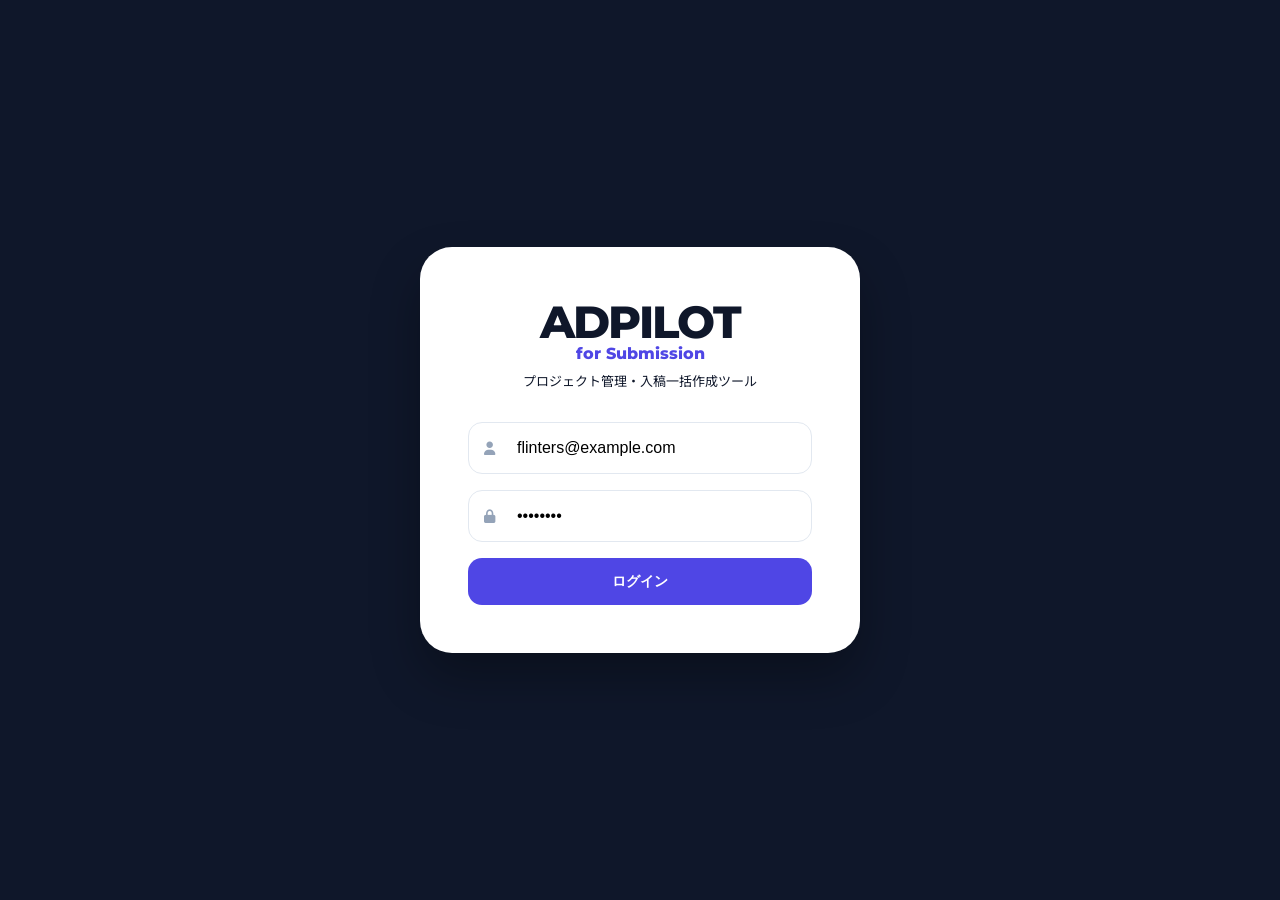
<file: mock_tool/index.html>
<!DOCTYPE html>
<html lang="ja">
<head>
    <meta charset="UTF-8">
    <meta name="viewport" content="width=device-width, initial-scale=1.0">
    <title>ADPILOT for Submission</title>
    
    <!-- Modular CSS (Standard Link) -->
    <link rel="stylesheet" href="css/global.css">
    <link rel="stylesheet" href="css/dashboard.css">
    <link rel="stylesheet" href="css/assets.css">
    <link rel="stylesheet" href="css/creation.css">
    <link rel="stylesheet" href="css/preview.css">
    <link rel="stylesheet" href="css/overlays.css">
    <link rel="stylesheet" href="css/components.css">
    
    <link rel="stylesheet" href="https://cdnjs.cloudflare.com/ajax/libs/font-awesome/6.5.1/css/all.min.css">
    <link href="https://fonts.googleapis.com/css2?family=Montserrat:wght@400;600;700;800&family=Noto+Sans+JP:wght@400;600;700;800&display=swap" rel="stylesheet">
</head>
<body>
    <!-- Login Layer -->
    <div id="login-screen" class="full-screen-overlay">
        <div class="login-modal">
            <div class="brand-logo">ADPILOT<small>for Submission</small></div>
            <p>プロジェクト管理・入稿一括作成ツール</p>
            <div class="login-form-box">
                <div class="login-input-row"><i class="fas fa-user"></i><input type="text" value="flinters@example.com"></div>
                <div class="login-input-row"><i class="fas fa-lock"></i><input type="password" value="********"></div>
                <button class="btn btn-primary btn-full btn-login-text" id="btn-login-exec">ログイン</button>
            </div>
        </div>
    </div>

    <!-- Account Selection Layer -->
    <div id="account-selection-screen" class="full-screen-overlay" style="display:none; background:#0f172a;">
        <div class="login-modal" style="width:480px;">
            <h2>アカウントを選択</h2>
            <div class="account-grid">
                <div class="account-card btn-account-select" data-account="Flinters Store">
                    <div class="acc-meta"><strong>Flinters Store</strong><small>Meta, Google, Yahoo!</small></div>
                    <i class="fas fa-arrow-right"></i>
                </div>
                <div class="account-card btn-account-select" data-account="Brand-X Project">
                    <div class="acc-meta"><strong>Brand-X Project</strong><small>LINE, TikTok</small></div>
                    <i class="fas fa-arrow-right"></i>
                </div>
            </div>
        </div>
    </div>

    <!-- Application Container -->
    <div class="app-root" id="app-root" style="display:none;">
        <div id="toast-container"></div>
        <input type="file" id="global-image-uploader" style="display:none;" accept="image/*">
        
        <!-- Side Navigation -->
        <nav class="app-sidebar">
            <ul class="nav-list">
                <li class="nav-item active" data-view="dashboard"><i class="fas fa-home"></i><span>ダッシュボード</span></li>
                <li class="nav-item" data-view="creation"><i class="fas fa-plus-square"></i><span>新規入稿作成</span></li>
                <li class="nav-item" data-view="campaigns"><i class="fas fa-sitemap"></i><span>キャンペーン管理</span></li>
                <li class="nav-item" data-view="status"><i class="fas fa-tasks"></i><span>ステータス</span><span class="nav-badge">2</span></li>
                <li class="nav-item" data-view="assets"><i class="fas fa-folder-open"></i><span>素材管理</span></li>
                <li class="nav-item" data-view="settings"><i class="fas fa-cog"></i><span>設定</span></li>
            </ul>
        </nav>

        <!-- Main Workspace -->
        <main class="app-workspace">
            <header class="app-header">
                <div class="header-left">
                    <div class="project-switcher" id="account-switcher">
                        <i class="fas fa-building"></i> <span id="current-account-name">Flinters Store</span> <i class="fas fa-caret-down"></i>
                        <div class="switcher-dropdown" id="project-dropdown">
                            <div class="dropdown-item" data-acc="Flinters Store">Flinters Store</div>
                            <div class="dropdown-item" data-acc="Brand-X Project">Brand-X Project</div>
                            <div class="dropdown-sep"></div>
                            <div class="dropdown-item" id="btn-logout">アカウント選択へ戻る</div>
                        </div>
                    </div>
                </div>
                <div class="header-right">
                    <div class="user-avatar">FL</div>
                </div>
            </header>

            <!-- Dashboard View -->
            <div id="view-dashboard" class="view-pane active">
                <div class="view-content">
                    <div class="section-head"><h2>ダッシュボード</h2></div>
                    <div class="dashboard-upper-row">
                        <div class="stat-card"><span>進行中の入稿</span><div class="stat-val">12</div></div>
                        <div class="stat-card"><span>今月の入稿数</span><div class="stat-val">148</div></div>
                        <div class="recent-box-mini">
                            <h3>最近のアクティビティ</h3>
                            <div class="activity-line-sm"><span>山田がMeta Adsの入稿をしました</span><small>2h前</small></div>
                            <div class="activity-line-sm"><span>佐藤がGoogle Adsの入稿をしました</span><small>5h前</small></div>
                            <div class="activity-line-sm"><span>SALE素材が追加されました</span><small>1日前</small></div>
                        </div>
                    </div>
                    <div class="dashboard-lower-grid mt-30">
                        <div class="stat-card chart-card">
                            <span>媒体別比率</span>
                            <div class="stat-chart-container">
                                <div class="stat-donut-chart"></div>
                                <div class="stat-chart-legend">
                                    <div class="leg-item"><span class="dot meta"></span>Meta 45% (67件)</div>
                                    <div class="leg-item"><span class="dot google"></span>Google 30% (44件)</div>
                                    <div class="leg-item"><span class="dot yahoo"></span>Yahoo! 25% (37件)</div>
                                </div>
                            </div>
                        </div>
                        <div class="recent-box status-card">
                            <h3>メディア連携ステータス</h3>
                            <div class="media-status-grid">
                                <div class="ms-card"><i class="fab fa-facebook" style="color:var(--meta)"></i><span>Meta Ads</span><div class="ms-dot online"></div></div>
                                <div class="ms-card"><i class="fab fa-google" style="color:var(--google)"></i><span>Google Ads</span><div class="ms-dot online"></div></div>
                                <div class="ms-card"><i class="fas fa-search" style="color:var(--yahoo)"></i><span>Yahoo! Ads</span><div class="ms-dot online"></div></div>
                                <div class="ms-card"><i class="fab fa-line" style="color:var(--line)"></i><span>LINE Ads</span><div class="ms-dot offline"></div></div>
                                <div class="ms-card"><i class="fab fa-tiktok" style="color:#000"></i><span>TikTok Ads</span><div class="ms-dot online"></div></div>
                                <div class="ms-card"><i class="fab fa-x-twitter" style="color:#000"></i><span>X Ads</span><div class="ms-dot online"></div></div>
                            </div>
                        </div>
                    </div>
                </div>
            </div>

            <!-- Assets View -->
            <div id="view-assets" class="view-pane">
                <div class="view-content">
                    <div class="header-row-complex">
                        <div class="header-left-box">
                            <h2>素材管理</h2>
                            <p>共通で使用するロゴや背景画像を登録・管理します。</p>
                        </div>
                        <div class="actions">
                            <button class="btn btn-primary" id="btn-asset-upload-open"><i class="fas fa-upload"></i> 新規アップロード</button>
                        </div>
                    </div>
                    <div class="asset-grid-container mt-30">
                        <div class="asset-type-section">
                            <h3>ブランドロゴ</h3>
                            <div class="asset-gallery">
                                <div class="gallery-item-card"><div class="g-img" style="background-image:url('https://images.unsplash.com/photo-1542291026-7eec264c27ff?w=100')"></div><p>Official_Logo_v1</p><button class="btn-asset-del"><i class="fas fa-times"></i></button></div>
                                <div class="gallery-item-card"><div class="g-img" style="background-image:url('https://images.unsplash.com/photo-1606107557195-0e29a4b5b4aa?w=100')"></div><p>Sub_Logo_Black</p><button class="btn-asset-del"><i class="fas fa-times"></i></button></div>
                            </div>
                        </div>
                        <div class="asset-type-section mt-40">
                            <h3>共通画像</h3>
                            <div class="asset-gallery">
                                <div class="gallery-item-card"><div class="g-img" style="background-image:url('https://images.unsplash.com/photo-1560769629-975ec94e6a86?w=200')"></div><p>Background_Winter</p><button class="btn-asset-del"><i class="fas fa-times"></i></button></div>
                            </div>
                        </div>
                    </div>
                </div>
            </div>

            <!-- Creation View -->
            <div id="view-creation" class="view-pane">
                <header class="flow-header">
                    <div class="flow-header-left">
                        <div class="flow-stepper">
                            <div class="step active" data-s="1"><span>1</span>素材・テキスト</div>
                            <div class="step" data-s="2"><span>2</span>配信先設定</div>
                            <div class="step" data-s="3"><span>3</span>入稿データ編集</div>
                            <div class="step" data-s="4"><span>4</span>最終確認</div>
                        </div>
                    </div>
                    <div class="flow-btns">
                        <button class="btn btn-secondary" id="btn-open-preview"><i class="fas fa-eye"></i> プレビューを表示</button>
                        <button class="btn btn-secondary" id="btn-flow-prev" style="display:none;">戻る</button>
                        <button class="btn btn-primary" id="btn-flow-next">次へ進む</button>
                    </div>
                </header>
                <div class="creation-layout-split">
                    <div class="creation-editor">
                        <!-- Step 1 Pane -->
                        <div id="pane-1" class="pane active">
                            <div class="batch-name-section mb-30" style="background: white; padding: 24px; border-radius: 20px; border: 1px solid var(--border);">
                                <label class="section-sub-title" style="margin-bottom:12px;">入稿案件名 / グループ名</label>
                                <input type="text" id="input-batch-name" class="saas-input" placeholder="例：2026年春物新作プロモーション" style="font-size: 1.2rem; font-weight: 800; padding: 16px 24px;">
                            </div>
                            <div id="creative-cards-list">
                                <div class="creative-set-card active" data-id="1">
                                    <div class="set-card-head">
                                        <div class="set-card-title">
                                            <span class="idx set-num">01</span> 
                                            <input type="text" class="set-name-input" value="素材セット A">
                                        </div>
                                        <div class="set-card-ops">
                                            <button class="btn btn-secondary btn-sm btn-apply-preview"><i class="fas fa-sync-alt"></i> プレビューに反映</button>
                                            <button class="btn btn-secondary btn-sm btn-copy-card" title="複製"><i class="fas fa-copy"></i> 複製</button>
                                            <button class="btn btn-secondary btn-sm btn-del-card" title="削除"><i class="fas fa-trash-alt"></i> 削除</button>
                                        </div>
                                    </div>
                                    <div class="set-card-body">
                                        <div class="asset-panel">
                                            <div class="asset-slot logo-box-minimal">
                                                <span class="section-sub-title">ブランドロゴ (1:1)</span>
                                                <div class="upload-area-logo sq u-logo" title="クリックしてロゴをアップロード">
                                                    <div class="thumb logo-preview empty"></div>
                                                    <div class="upload-placeholder"><i class="fas fa-image"></i><span>Logo</span></div>
                                                </div>
                                            </div>
                                            <div class="main-image-slots-container">
                                                <span class="section-sub-title">画像</span>
                                                <div class="main-image-slots">
                                                    <div class="asset-slot image-box">
                                                        <div class="slot-mode">
                                                            <button class="m-btn active" data-m="auto">自動</button>
                                                            <button class="m-btn" data-m="manual">個別</button>
                                                        </div>
                                                        <div class="mode-pane mode-pane-auto active">
                                                            <div class="upload-area u-main" title="クリックして画像をアップロード">
                                                                <div class="thumb main-preview empty"></div>
                                                                <div class="upload-placeholder"><i class="fas fa-cloud-upload-alt"></i><span>Master Image</span></div>
                                                            </div>
                                                        </div>
                                                        <div class="mode-pane mode-pane-manual">
                                                            <div class="manual-add-controls">
                                                                <select class="sel-add-size saas-input">
                                                                    <option value="1:1">正方形 (1:1)</option>
                                                                    <option value="1.91:1">横長 (1.91:1)</option>
                                                                    <option value="4:5">縦長 (4:5)</option>
                                                                    <option value="9:16">フル縦長 (9:16)</option>
                                                                </select>
                                                                <button class="btn btn-secondary btn-sm btn-add-manual-slot">追加</button>
                                                            </div>
                                                            <div class="manual-upload-grid mt-15"></div>
                                                        </div>
                                                    </div>
                                                </div>
                                            </div>
                                            <button class="btn btn-secondary btn-sm btn-add-img-slot mt-10"><i class="fas fa-plus"></i> 画像セットを追加</button>
                                        </div>
                                        <div class="fields-panel">
                                            <div class="field-group">
                                                <div class="field-label-row"><span>見出し案</span></div>
                                                <div class="field-container headline-container">
                                                    <div class="field-row">
                                                        <div class="field-input-box">
                                                            <input type="text" class="input-headline" value="【公式】ADPILOTストア">
                                                            <div class="field-footer-info"><div class="field-counter-side">0文字</div><div class="field-status-side">OK</div></div>
                                                        </div>
                                                        <button class="btn-del-field-top">×</button>
                                                    </div>
                                                </div>
                                                <button class="btn-add-field-bottom" data-type="headline"><i class="fas fa-plus"></i> 見出しを追加</button>
                                            </div>
                                            <div class="field-group">
                                                <div class="field-label-row"><span>本文案</span></div>
                                                <div class="field-container body-container">
                                                    <div class="field-row">
                                                        <div class="field-input-box">
                                                            <textarea class="input-body">最新のトレンドをADPILOTで一括管理。期間限定セール実施中！</textarea>
                                                            <div class="field-footer-info"><div class="field-counter-side">0文字</div><div class="field-status-side">OK</div></div>
                                                        </div>
                                                        <button class="btn-del-field-top">×</button>
                                                    </div>
                                                </div>
                                                <button class="btn-add-field-bottom" data-type="body"><i class="fas fa-plus"></i> 本文を追加</button>
                                            </div>
                                            <div class="field-group-row">
                                                <div class="f-item"><label>CTAボタン</label><select class="input-cta saas-input"><option>詳細を見る</option><option>今すぐ購入</option></select></div>
                                                <div class="f-item"><label>最終遷移先URL</label><input type="text" class="input-url saas-input" value="https://shop.example.com"></div>
                                            </div>
                                            <div class="f-item mt-10"><label>計測プリセット（パラメーター）</label><select class="input-preset saas-input"><option>Default (utm_source=adpilot&...)</option><option>Seasonal_Sale</option></select></div>

                                            <div class="field-group mt-20 plat-specific-section">
                                                <div class="field-label-row"><span>媒体別固有項目</span></div>
                                                <div class="platform-tabs">
                                                    <div class="p-tab active" data-p="Meta">Meta</div>
                                                    <div class="p-tab" data-p="Google">Google</div>
                                                    <div class="p-tab" data-p="Yahoo">Yahoo</div>
                                                    <div class="p-tab" data-p="LINE">LINE</div>
                                                </div>
                                                <div class="platform-inputs-area">
                                                    <div class="plat-pane active" data-p="Meta">
                                                        <div class="f-item"><label>Meta 説明文</label><input type="text" class="input-meta-desc saas-input" value="詳細はこちら"></div>
                                                    </div>
                                                    <div class="plat-pane" data-p="Google">
                                                        <div class="f-item"><label>Google 長い見出し</label><input type="text" class="input-google-long saas-input" placeholder="Google用の長い見出しを入力"></div>
                                                    </div>
                                                    <div class="plat-pane" data-p="Yahoo">
                                                        <div class="f-item"><label>Yahoo! リンクテキスト</label><input type="text" class="input-yahoo-link saas-input" value="詳しくはこちら"></div>
                                                    </div>
                                                    <div class="plat-pane" data-p="LINE">
                                                        <div class="f-item"><label>LINE 広告主名</label><input type="text" class="saas-input" value="ADPILOT Official"></div>
                                                    </div>
                                                </div>
                                            </div>
                                        </div>
                                    </div>
                                </div>
                            </div>
                            <button class="btn btn-secondary btn-full mt-20" id="btn-add-set-final"><i class="fas fa-plus"></i> 新しい素材セットを追加</button>
                        </div>
                        <!-- Pane 2-5 -->
                        <div id="pane-2" class="pane">
                            <div class="view-title"><h2>配信先設定</h2><p>媒体とターゲットを紐付けます。</p></div>
                            <div class="table-container-card">
                                <table class="matrix-table" id="flow-matrix-table">
                                    <thead><tr><th>媒体</th><th>キャンペーン</th><th>アドセット</th><th>使用する素材セット</th><th></th></tr></thead>
                                    <tbody>
                                        <tr class="matrix-row">
                                            <td>
                                                <div class="custom-media-select-wrapper">
                                                    <i class="fas fa-layer-group"></i>
                                                    <select class="sel-media saas-input">
                                                        <option value="">媒体を選択</option>
                                                        <option value="Meta" data-logo="fab fa-facebook">Meta Ads</option>
                                                        <option value="Google" data-logo="fab fa-google">Google Ads</option>
                                                        <option value="Yahoo" data-logo="fab fa-yahoo">Yahoo! JAPAN</option>
                                                        <option value="LINE" data-logo="fab fa-line">LINE Ads</option>
                                                        <option value="TikTok" data-logo="fab fa-tiktok">TikTok Ads</option>
                                                        <option value="X" data-logo="fab fa-x-twitter">X Ads</option>
                                                    </select>
                                                </div>
                                            </td>
                                            <td><select class="sel-cp saas-input"><option>キャンペーン選択</option></select></td>
                                            <td><select class="sel-as saas-input"><option>アドセット選択</option></select></td>
                                            <td>
                                                <div class="ms-box">
                                                    <div class="ms-label"><span>全て</span> <i class="fas fa-chevron-down"></i></div>
                                                    <div class="ms-popover">
                                                        <label class="ms-item"><input type="checkbox" checked data-id="1"> <span>素材セット A</span></label>
                                                    </div>
                                                </div>
                                            </td>
                                            <td><button class="btn-icon btn-del-matrix"><i class="fas fa-trash"></i></button></td>
                                        </tr>
                                    </tbody>
                                </table>
                            </div>
                            <button class="btn btn-secondary mt-20" id="btn-add-matrix-row"><i class="fas fa-plus"></i> 配信先を追加</button>
                        </div>
                        <div id="pane-3" class="pane">
                            <div class="view-title"><h2>入稿データ編集</h2><p>生成された各入稿物の内容を確認・修正します。</p></div>
                            <div id="step-3-list-container"></div>
                        </div>
                        <div id="pane-4" class="pane">
                            <div class="view-title"><h2>最終確認</h2><p>以下の内容で入稿依頼を送信します。</p></div>
                            <div id="step-4-final-summary"></div>
                        </div>
                        <div id="pane-5" class="pane">
                            <div class="success-screen-container" style="display:flex; align-items:center; justify-content:center; flex:1; min-height:400px;">
                                <div class="success-screen" style="text-align:center;">
                                    <div class="success-icon" style="font-size: 5rem; color: var(--success); margin-bottom: 24px;"><i class="fas fa-check-circle"></i></div>
                                    <h2 style="font-size: 2rem; font-weight: 800; margin-bottom: 12px;">承認依頼を送信しました</h2>
                                    <p style="color: var(--text-muted); font-weight: 600;">各媒体への入稿申請が完了しました。</p>
                                    <button class="btn btn-primary mt-40" id="btn-success-to-status">ステータス画面へ</button>
                                </div>
                            </div>
                        </div>
                    </div>

                    <!-- Right Preview Panel -->
                    <aside class="app-preview-panel" id="creation-preview-sidebar">
                        <div class="p-header">
                            <div class="p-header-top">
                                <h3>プレビュー</h3>
                                <div class="p-navigation">
                                    <span id="p-current-info">素材セット A</span>
                                </div>
                            </div>
                            <div class="p-variant-selector" id="p-variant-nav">
                                <!-- Variant nav like 1, 2, 3, 4 generated by JS -->
                            </div>
                        </div>
                        <div class="p-scroll-area">
                            <div class="preview-card meta-card">
                                <div class="pc-platform-tag tag-meta"><i class="fab fa-facebook"></i> Meta</div>
                                <div class="pc-head"><div class="pc-avatar ref-logo"></div><div class="pc-head-text"><strong>ADPILOT Sub</strong><small>Sponsored</small></div></div>
                                <div class="pc-body ref-body">...</div>
                                <div class="pc-img ref-img"></div>
                                <div class="pc-foot"><div>SHOP.COM</div><button class="btn-pc ref-cta">詳細</button></div>
                            </div>
                            <div class="preview-card google-card">
                                <div class="pc-platform-tag tag-google"><i class="fab fa-google"></i> Google</div>
                                <div class="pc-url">shop.example.com</div>
                                <div class="pc-title ref-headline">...</div>
                                <div class="pc-grid-2"><div class="pc-body ref-body">...</div><div class="pc-mini-img ref-img"></div></div>
                            </div>
                            <div class="preview-card yahoo-card">
                                <div class="pc-platform-tag tag-yahoo"><i class="fab fa-yahoo"></i> Yahoo!</div>
                                <div class="pc-img ref-img"></div>
                                <div class="pc-title ref-headline">...</div>
                                <div class="pc-body ref-body">...</div>
                            </div>
                            <div class="preview-card line-card">
                                <div class="pc-platform-tag tag-line"><i class="fab fa-line"></i> LINE</div>
                                <div class="pc-head"><div class="pc-avatar ref-logo"></div><div class="pc-head-text"><strong>ADPILOT Store</strong><small>Official Account</small></div></div>
                                <div class="pc-img ref-img"></div><div class="pc-title ref-headline" style="margin-top:12px;">...</div>
                            </div>
                            <div class="preview-card tiktok-card">
                                <div class="pc-platform-tag tag-tiktok"><i class="fab fa-tiktok"></i> TikTok</div>
                                <div class="pc-img-tiktok ref-img">
                                    <div class="tiktok-overlay">
                                        <div class="tiktok-bottom">
                                            <strong class="ref-headline">...</strong>
                                            <p class="ref-body">...</p>
                                        </div>
                                    </div>
                                    <div class="tiktok-side">
                                        <i class="fas fa-heart"></i>
                                        <i class="fas fa-comment-dots"></i>
                                        <i class="fas fa-share"></i>
                                    </div>
                                </div>
                            </div>
                            <div class="preview-card x-card">
                                <div class="pc-platform-tag tag-x"><i class="fab fa-x-twitter"></i> X</div>
                                <div class="pc-head"><div class="pc-avatar ref-logo"></div><div class="pc-head-text"><strong>ADPILOT Sub</strong><small>@adpilot_official</small></div></div>
                                <div class="pc-body ref-body">...</div>
                                <div class="pc-img ref-img"></div>
                                <div class="pc-foot"><div><i class="fas fa-link"></i> shop.example.com</div><button class="btn-pc ref-cta">詳細</button></div>
                            </div>
                        </div>
                    </aside>
                </div>
            </div>

            <!-- Campaign Mgmt -->
            <div id="view-campaigns" class="view-pane">
                <div class="view-content">
                    <div class="header-row-complex">
                        <div class="header-left-box"><h2>キャンペーン・アドセット管理</h2><p>媒体ごとのキャンペーン・アドセット情報を管理します。</p></div>
                        <div class="actions">
                            <button class="btn btn-secondary" id="btn-cp-new"><i class="fas fa-plus"></i> キャンペーン追加</button>
                            <button class="btn btn-primary" id="btn-as-new"><i class="fas fa-plus-circle"></i> アドセット追加</button>
                        </div>
                    </div>
                    <div class="media-tab-row-wrapper">
                        <div class="media-tab-row mt-30">
                            <button class="plt-tab active" data-plt="Meta">Meta</button>
                            <button class="plt-tab" data-plt="Google">Google</button>
                            <button class="plt-tab" data-plt="Yahoo">Yahoo!</button>
                            <button class="plt-tab" data-plt="LINE">LINE</button>
                            <button class="plt-tab" data-plt="TikTok">TikTok</button>
                            <button class="plt-tab" data-plt="X">X</button>
                        </div>
                    </div>
                    <div class="table-container-card mt-20">
                        <table class="saas-table">
                            <thead><tr><th>種類</th><th>名称</th><th>ステータス</th><th>予算/目的/ターゲット</th><th>操作</th></tr></thead>
                            <tbody id="mgmt-table-body"></tbody>
                        </table>
                    </div>
                </div>
            </div>

            <!-- Status View -->
            <div id="view-status" class="view-pane">
                <div class="view-content">
                    <div class="view-title"><h2>入稿ステータス管理</h2></div>
                    <div class="status-action-section">
                        <h3>対応が必要なタスク</h3>
                        <div class="table-container-card mt-15"><table class="saas-table"><thead><tr><th width="160">最終更新日時</th><th width="100">媒体</th><th>案件名</th><th width="120">作成者</th><th width="120">現在の担当</th><th width="160">ステータス</th><th width="200">操作</th></tr></thead><tbody id="status-action-list"></tbody></table></div>
                    </div>
                    <div class="status-all-section mt-40">
                        <div class="section-header-row"><h3>入稿物一覧</h3><div class="filter-controls"><select class="saas-input sm-input"><option>ステータス: 全て</option></select><select class="saas-input sm-input"><option>申請者: 全て</option></select><button class="btn btn-secondary btn-sm">検索</button></div></div>
                        <div class="table-container-card mt-15"><table class="saas-table"><thead><tr><th width="160">最終更新日時</th><th width="100">媒体</th><th>案件名</th><th width="120">作成者</th><th width="120">現在の担当</th><th width="160">ステータス</th><th width="200">操作</th></tr></thead><tbody id="status-all-list"></tbody></table></div>
                    </div>
                </div>
            </div>

            <!-- Settings View -->
            <div id="view-settings" class="view-pane">
                <div class="view-content">
                    <div class="view-title"><h2>設定</h2></div>
                    <div class="settings-grid">
                        <div class="set-card" data-set="profile"><i class="fas fa-user-cog"></i><div><strong>ユーザープロフィール</strong><p>名前、メールアドレス、パスワードの変更</p></div></div>
                        <div class="set-card" data-set="security"><i class="fas fa-shield-alt"></i><div><strong>セキュリティ</strong><p>2段階認証、ログイン履歴の確認</p></div></div>
                        <div class="set-card" data-set="notif"><i class="fas fa-bell"></i><div><strong>通知設定</strong><p>入稿承認、システムアラートの通知設定</p></div></div>
                        <div class="set-card" data-set="api"><i class="fas fa-link"></i><div><strong>外部サービス連携</strong><p>各広告媒体のAPI認証管理</p></div></div>
                    </div>
                </div>
            </div>
        </main>
    </div>

    <!-- Modal Overlay -->
    <div id="modal-overlay" class="modal-layer">
        <div class="modal-window">
            <button class="btn-modal-close"><i class="fas fa-times"></i></button>
            <div id="modal-body-content" style="max-height: 70vh; overflow-y: auto;"></div>
            <div class="modal-actions" id="modal-footer-actions"><button class="btn btn-primary" id="btn-modal-save-exec">保存する</button></div>
        </div>
    </div>

    <!-- Modular JS Scripts (Order matters for dependency) -->
    <script src="js/data.js"></script>
    <script src="js/dashboard.js"></script>
    <script src="js/assets_mgmt.js"></script>
    <script src="js/campaigns.js"></script>
    <script src="js/status.js"></script>
    <script src="js/settings.js"></script>
    <script src="js/preview.js"></script>
    <script src="js/creation.js"></script>
    <script src="js/app.js"></script>
</body>
</html>
</file>
<file: mock_tool/css/global.css>
:root {
    --primary: #4f46e5;
    --primary-hover: #4338ca;
    --sidebar-bg: #0f172a;
    --bg-main: #f8fafc;
    --border: #e2e8f0;
    --text-main: #0f172a;
    --text-muted: #64748b;
    --danger: #ef4444;
    --success: #10b981;
    --warn: #f59e0b;
    --meta: #1877f2;
    --google: #ea4335;
    --yahoo: #ff0033;
    --line: #00c300;
    --tiktok: #000000;
    --x: #000000;
}

* { box-sizing: border-box; margin: 0; padding: 0; }
body { font-family: 'Avenir Next', 'Avenir', 'Montserrat', 'Noto Sans JP', sans-serif; color: var(--text-main); background: var(--bg-main); overflow: hidden; height: 100vh; font-size: 13px; }

/* Overlays */
.full-screen-overlay { position: fixed; top: 0; left: 0; width: 100%; height: 100%; z-index: 9999; display: flex; align-items: center; justify-content: center; background: #0f172a; }
.login-modal { background: white; padding: 48px; border-radius: 32px; width: 440px; text-align: center; box-shadow: 0 25px 50px rgba(0,0,0,0.3); }
.brand-logo { font-size: 2.8rem; font-weight: 800; color: var(--sidebar-bg); letter-spacing: -2px; margin-bottom: 8px; }
.brand-logo small { font-size: 1rem; display: block; color: var(--primary); letter-spacing: 0; margin-top: -5px; }

/* App Layout */
.app-root { display: flex; width: 100vw; height: 100vh; overflow: hidden; }
.app-sidebar { width: 110px; background: var(--sidebar-bg); display: flex; flex-direction: column; align-items: center; padding: 24px 0; flex-shrink: 0; }
.app-workspace { flex: 1; display: flex; flex-direction: column; overflow: hidden; background: var(--bg-main); }
.app-header { height: 64px; background: white; border-bottom: 1px solid var(--border); display: flex; align-items: center; justify-content: space-between; padding: 0 32px; flex-shrink: 0; }

/* Navigation */
.nav-item { width: 100%; height: 72px; display: flex; flex-direction: column; align-items: center; justify-content: center; color: #94a3b8; cursor: pointer; gap: 6px; position: relative; transition: 0.2s; }
.nav-item.active { color: white; background: rgba(255,255,255,0.05); }
.nav-item.active::after { content: ''; position: absolute; left: 0; top: 15%; bottom: 15%; width: 3px; background: var(--primary); }
.nav-item i { font-size: 1.4rem; }
.nav-item span { font-size: 0.6rem; font-weight: 600; }
.nav-badge { position: absolute; top: 12px; right: 28px; background: var(--danger); color: white; width: 18px; height: 18px; border-radius: 50%; font-size: 0.65rem; font-weight: 800; display: flex; align-items: center; justify-content: center; box-shadow: 0 0 10px rgba(239, 68, 68, 0.4); }

.project-switcher { position: relative; padding: 8px 16px; background: #f1f5f9; border-radius: 10px; cursor: pointer; font-weight: 700; display: flex; align-items: center; gap: 10px; }
.switcher-dropdown { position: absolute; top: 110%; left: 0; width: 220px; background: white; border: 1px solid var(--border); border-radius: 12px; box-shadow: 0 10px 25px rgba(0,0,0,0.1); display: none; z-index: 1000; padding: 8px; }
.switcher-dropdown.active { display: block; }

.user-avatar { width: 36px; height: 36px; background: var(--primary); color: white; border-radius: 50%; display: flex; align-items: center; justify-content: center; font-weight: 800; cursor: pointer; }

/* View Containers */
.view-pane { display: none; height: 100%; flex-direction: column; overflow: hidden; }
.view-pane.active { display: flex; }
.view-content { flex: 1; overflow-y: auto; padding: 32px; }

/* Tabs */
.plt-tab { border: none; background: none; padding: 12px 24px; font-weight: 800; color: var(--text-muted); cursor: pointer; border-radius: 12px 12px 0 0; position: relative; transition: 0.2s; white-space: nowrap; }
.plt-tab:hover { background: #f1f5f9; color: var(--text-main); }
.plt-tab.active { color: var(--primary); background: white; }
.plt-tab.active::after { content: ''; position: absolute; bottom: -4px; left: 0; right: 0; height: 4px; background: var(--primary); border-radius: 2px; }

/* Preview Nav Specifics (Numerical Scrollable) */
.p-variant-selector { 
    padding: 10px 20px; 
    background: white; 
    border-bottom: 1px solid var(--border);
    overflow-x: auto;
    -ms-overflow-style: none; /* IE/Edge */
    scrollbar-width: none;    /* Firefox */
}
.p-variant-selector::-webkit-scrollbar { display: none; /* Chrome/Safari */ }

.variant-scroll-container { 
    display: flex; 
    gap: 8px; 
    width: max-content;
}

.v-num-btn { 
    width: 32px; 
    height: 32px; 
    border-radius: 8px; 
    border: 1px solid var(--border); 
    background: white; 
    font-size: 0.8rem; 
    font-weight: 800; 
    cursor: pointer; 
    color: var(--text-muted); 
    transition: 0.2s; 
    flex-shrink: 0;
}
.v-num-btn:hover { border-color: var(--primary); color: var(--primary); background: #f8faff; }
.v-num-btn.active { 
    background: var(--primary); 
    color: white; 
    border-color: var(--primary); 
    box-shadow: 0 4px 10px rgba(79,70,229,0.3); 
}

@keyframes fadeIn { from { opacity: 0; } to { opacity: 1; } }
</file>
<file: mock_tool/css/dashboard.css>
/* --- Dashboard Layout --- */
.section-head { margin-bottom: 32px; }
.section-head h2 { font-size: 1.8rem; font-weight: 800; }

/* Upper Row: 3 Columns */
.dashboard-upper-row { 
    display: grid; 
    grid-template-columns: 1fr 1fr 1.5fr; 
    gap: 32px; 
    align-items: stretch;
}

.stat-card { 
    background: white; 
    padding: 40px; 
    border-radius: 28px; 
    border: 1px solid var(--border); 
    display: flex;
    flex-direction: column;
    justify-content: center;
    box-shadow: 0 10px 15px -3px rgba(0,0,0,0.05);
}
.stat-card span { color: var(--text-muted); font-weight: 800; font-size: 1rem; margin-bottom: 12px; }
.stat-val { font-size: 3.5rem; font-weight: 800; color: var(--primary); }

/* Activity Mini Card (Upper 3rd column) */
.recent-box-mini { 
    background: white; 
    padding: 32px; 
    border-radius: 28px; 
    border: 1px solid var(--border); 
    display: flex;
    flex-direction: column;
    box-shadow: 0 10px 15px -3px rgba(0,0,0,0.05);
}
.recent-box-mini h3 { font-size: 1.1rem; margin-bottom: 20px; color: var(--text-main); font-weight: 800; border-bottom: 2px solid #f1f5f9; padding-bottom: 12px; }
.activity-line-sm { display: flex; justify-content: space-between; padding: 16px 0; border-bottom: 1px solid #f1f5f9; align-items: center; font-size: 0.95rem; }
.activity-line-sm:last-child { border-bottom: none; }
.activity-line-sm span { font-weight: 700; color: #334155; }
.activity-line-sm small { color: var(--text-muted); font-weight: 700; }

/* Lower Row: 2 Columns */
.dashboard-lower-grid { 
    display: grid; 
    grid-template-columns: 1fr 1.2fr; 
    gap: 32px; 
    margin-top: 32px;
}

/* Donut Card */
.chart-card { min-height: 400px; justify-content: flex-start; }
.stat-chart-container { display: flex; align-items: center; justify-content: space-around; margin-top: 40px; padding: 0 40px; }
.stat-donut-chart { 
    width: 200px; 
    height: 200px; 
    border-radius: 50%; 
    background: conic-gradient(var(--meta) 0% 45%, var(--google) 45% 75%, var(--yahoo) 75% 100%); 
    position: relative; 
    box-shadow: inset 0 4px 10px rgba(0,0,0,0.1); 
}
.stat-donut-chart::after { 
    content: ''; position: absolute; top: 50%; left: 50%; transform: translate(-50%, -50%); 
    width: 100px; height: 100px; background: white; border-radius: 50%; 
}
.stat-chart-legend { font-size: 1rem; display: flex; flex-direction: column; gap: 20px; }
.leg-item { display: flex; align-items: center; gap: 16px; font-weight: 800; }
.dot { width: 14px; height: 14px; border-radius: 50%; }
.dot.meta { background: var(--meta); }
.dot.google { background: var(--google); }
.dot.yahoo { background: var(--yahoo); }

/* Status Card */
.status-card { 
    background: white; 
    padding: 40px; 
    border-radius: 28px; 
    border: 1px solid var(--border); 
    box-shadow: 0 10px 15px -3px rgba(0,0,0,0.05);
}
.status-card h3 { margin-bottom: 24px; font-size: 1.2rem; font-weight: 800; border-bottom: 2px solid #f1f5f9; padding-bottom: 12px; }
.media-status-grid { display: grid; grid-template-columns: repeat(2, 1fr); gap: 20px; }
.ms-card { 
    background: #f8fafc; 
    padding: 24px; 
    border-radius: 20px; 
    display: flex; 
    align-items: center; 
    gap: 20px; 
    border: 1px solid var(--border); 
}
.ms-card i { font-size: 1.8rem; width: 32px; text-align: center; }
.ms-card span { font-weight: 800; flex: 1; font-size: 1rem; }
.ms-dot { width: 12px; height: 12px; border-radius: 50%; }
.ms-dot.online { background: var(--success); box-shadow: 0 0 12px var(--success); }
.ms-dot.offline { background: #cbd5e1; }
</file>
<file: mock_tool/css/assets.css>
/* --- Assets View Specifics --- */
.asset-type-section h3 { font-size: 1.1rem; font-weight: 800; color: var(--text-main); margin-bottom: 20px; }

.asset-gallery { display: flex; flex-wrap: wrap; gap: 24px; margin-top: 16px; }

.gallery-item-card { 
    width: 160px; 
    background: white; 
    border: 1px solid var(--border); 
    border-radius: 20px; 
    padding: 16px; 
    text-align: center; 
    cursor: pointer; 
    transition: 0.2s; 
    box-shadow: 0 4px 6px -1px rgba(0,0,0,0.02);
}
.gallery-item-card:hover { border-color: var(--primary); transform: translateY(-4px); box-shadow: 0 10px 15px -3px rgba(0,0,0,0.1); }

.g-img { 
    width: 100%; 
    aspect-ratio: 1; 
    background-size: contain; 
    background-position: center; 
    background-repeat: no-repeat; 
    background-color: #f8fafc; 
    border-radius: 12px; 
    margin-bottom: 12px; 
    border: 1px solid #f1f5f9;
}

.gallery-item-card p { 
    font-size: 0.8rem; 
    font-weight: 700; 
    color: var(--text-main); 
    white-space: nowrap; 
    overflow: hidden; 
    text-overflow: ellipsis; 
}

.gallery-item-add { 
    width: 160px; 
    aspect-ratio: 1; 
    border: 2px dashed #cbd5e1; 
    border-radius: 20px; 
    display: flex; 
    flex-direction: column;
    align-items: center; 
    justify-content: center; 
    font-size: 1.5rem; 
    color: #94a3b8; 
    cursor: pointer; 
    transition: 0.2s; 
    background: white;
}
.gallery-item-add:hover { border-color: var(--primary); color: var(--primary); background: #f1f5f9; }
.gallery-item-add::after { content: '素材を追加'; font-size: 0.7rem; font-weight: 800; margin-top: 8px; }
</file>
<file: mock_tool/css/creation.css>
/* --- Creation View (Step 1-4) --- */
.flow-header { height: 72px; background: white; border-bottom: 1px solid var(--border); display: flex; align-items: center; justify-content: space-between; padding: 0 32px; flex-shrink: 0; box-shadow: 0 4px 6px -1px rgba(0,0,0,0.05); z-index: 100; }
.flow-header-left { flex: 1; display: flex; align-items: center; }
.flow-btns { display: flex; gap: 12px; align-items: center; }
.flow-stepper { display: flex; gap: 32px; }
.step { display: flex; align-items: center; gap: 8px; color: var(--text-muted); font-weight: 700; font-size: 0.85rem; }
.step.active { color: var(--primary); }
.step span { width: 24px; height: 24px; background: #f1f5f9; border-radius: 50%; display: flex; align-items: center; justify-content: center; font-size: 0.75rem; }
.step.active span { background: var(--primary); color: white; box-shadow: 0 4px 10px rgba(79,70,229,0.3); }

.creation-layout-split { display: flex; flex: 1; overflow: hidden; }
.creation-editor { flex: 1; overflow-y: auto; padding: 40px; background: #f8fafc; position: relative; }

.pane { display: none; flex-direction: column; }
.pane.active { display: flex; }

.view-title { margin-bottom: 32px; }
.view-title h2 { font-size: 1.8rem; font-weight: 800; margin-bottom: 8px; }
.view-title p { color: var(--text-muted); font-weight: 600; }

/* Creative Card */
.creative-set-card { background: white; border-radius: 24px; border: 1px solid var(--border); padding: 32px; box-shadow: 0 10px 15px -3px rgba(0,0,0,0.05); margin-bottom: 40px; transition: 0.2s; position: relative; max-width: 1200px; margin-left: auto; margin-right: auto; }
.creative-set-card.active { border-color: var(--primary); box-shadow: 0 0 0 4px rgba(79,70,229,0.1); }
.set-card-head { display: flex; justify-content: space-between; border-bottom: 1px solid #f1f5f9; padding-bottom: 20px; margin-bottom: 24px; align-items: center; }
.set-card-title { font-weight: 800; font-size: 1.2rem; display: flex; align-items: center; gap: 16px; flex: 1; }
.set-card-title .idx { background: var(--sidebar-bg); color: white; padding: 6px 12px; border-radius: 10px; font-size: 0.85rem; font-weight: 800; }
.set-card-title input { border: 2px solid transparent; background: transparent; font-size: 1.4rem; font-weight: 800; color: var(--text-main); width: 100%; outline: none; padding: 4px 8px; border-radius: 8px; transition: 0.2s; }
.set-card-title input:hover { background: #f1f5f9; }
.set-card-title input:focus { background: white; border-color: var(--primary); }

.set-card-ops { display: flex; gap: 8px; align-items: center; }

/* Assets & Uploads */
.set-card-body { display: flex; gap: 48px; width: 100%; align-items: flex-start; }
.asset-panel { width: 320px; flex-shrink: 0; }
.section-sub-title { font-weight: 800; color: var(--text-main); font-size: 0.85rem; margin-bottom: 16px; display: block; border-left: 4px solid var(--primary); padding-left: 10px; }

.logo-box-minimal { margin-bottom: 32px; }
.upload-area-logo { border: 2px dashed #cbd5e1; border-radius: 16px; height: 120px; width: 120px; position: relative; cursor: pointer; display: flex; align-items: center; justify-content: center; background: white; overflow: hidden; transition: 0.2s; background: #f8fafc; }
.upload-area-logo:hover { border-color: var(--primary); background: #f1f5f9; }
.upload-area-logo.sq { aspect-ratio: 1; width: 120px; height: 120px; }

.main-image-slots-container { display: flex; flex-direction: column; gap: 10px; }
.main-image-slots { border-bottom: 1px solid #f1f5f9; padding-bottom: 15px; margin-bottom: 5px; }
.main-image-slots:last-of-type { border-bottom: none; }

.image-box { margin-bottom: 10px; padding: 20px; background: #f8fafc; border-radius: 20px; border: 1px solid var(--border); }
.slot-mode { display: flex; background: #e2e8f0; padding: 4px; border-radius: 12px; width: 100%; margin-bottom: 20px; }
.m-btn { flex: 1; border: none; background: none; padding: 10px; font-size: 0.85rem; font-weight: 800; cursor: pointer; border-radius: 10px; color: var(--text-muted); transition: 0.2s; }
.m-btn.active { background: white; color: var(--primary); box-shadow: 0 4px 6px rgba(0,0,0,0.05); }

.upload-area { border: 2px dashed #cbd5e1; border-radius: 16px; min-height: 140px; position: relative; cursor: pointer; display: flex; align-items: center; justify-content: center; background: white; overflow: hidden; width: 100%; aspect-ratio: 1.91/1; transition: 0.2s; }
.upload-area:hover { border-color: var(--primary); background: #f1f5f9; }

.upload-placeholder { display: flex; flex-direction: column; align-items: center; gap: 8px; color: #94a3b8; pointer-events: none; z-index: 1; }
.upload-placeholder i { font-size: 2rem; }
.upload-placeholder span { font-weight: 700; font-size: 0.75rem; }

.thumb { width: 100%; height: 100%; background-size: cover; background-position: center; background-repeat: no-repeat; position: absolute; top: 0; left: 0; z-index: 2; background-color: white; }
.thumb.empty { display: none; }

.mode-pane { display: none; }
.mode-pane.active { display: block; animation: fadeIn 0.3s; }

.manual-add-controls { display: flex; gap: 8px; margin-bottom: 16px; }
.manual-add-controls .saas-input { flex: 1; padding: 8px 12px; font-size: 0.8rem; }

.manual-upload-grid { display: grid; grid-template-columns: 1fr 1fr; gap: 16px; }
.m-slot { position: relative; width: 100%; display: flex; flex-direction: column; gap: 8px; }
.m-slot small { font-weight: 800; color: var(--text-muted); font-size: 0.75rem; text-align: center; }
.upload-area-sm { width: 100%; border: 2px dashed #cbd5e1; border-radius: 12px; position: relative; display: flex; align-items: center; justify-content: center; background: white; cursor: pointer; overflow: hidden; transition: 0.2s; min-height: 80px; }
.upload-area-sm:hover { border-color: var(--primary); }
.upload-area-sm i { color: var(--text-muted); font-size: 1.2rem; }

/* Aspect Ratios for Manual Slots */
.u-1-1 { aspect-ratio: 1/1; }
.u-191-1 { aspect-ratio: 1.91/1; }
.u-4-5 { aspect-ratio: 4/5; }
.u-9-16 { aspect-ratio: 9/16; }

.btn-del-slot { position: absolute; top: -8px; right: -8px; width: 24px; height: 24px; background: white; color: var(--danger); border-radius: 50%; display: flex; align-items: center; justify-content: center; z-index: 10; border: 1px solid var(--border); font-size: 0.8rem; cursor: pointer; box-shadow: 0 4px 6px rgba(0,0,0,0.1); transition: 0.2s; }
.btn-del-slot:hover { background: var(--danger); color: white; transform: scale(1.1); }

/* Fields Area */
.fields-panel { flex: 1; min-width: 0; }
.field-group { background: #f8fafc; padding: 28px; border-radius: 24px; border: 1px solid var(--border); margin-bottom: 24px; width: 100%; }
.field-label-row { display: flex; justify-content: space-between; margin-bottom: 16px; font-weight: 800; color: var(--text-main); font-size: 0.9rem; }
.field-row { position: relative; margin-bottom: 20px; display: flex; gap: 12px; align-items: flex-start; }
.field-input-box { flex: 1; background: white; border-radius: 14px; border: 1px solid var(--border); padding: 4px; transition: 0.2s; position: relative; }
.field-input-box:focus-within { border-color: var(--primary); box-shadow: 0 0 0 3px rgba(79,70,229,0.1); }
.field-input-box input, .field-input-box textarea { width: 100%; padding: 14px; border: none; font-size: 1rem; font-family: inherit; outline: none; background: transparent; }
.field-footer-info { display: flex; justify-content: space-between; padding: 8px 16px; font-weight: 800; font-size: 0.75rem; border-top: 1px solid #f1f5f9; }

.btn-del-field-top { position: absolute; top: -10px; right: -10px; width: 28px; height: 28px; background: white; border: 1px solid var(--border); border-radius: 50%; color: var(--text-muted); cursor: pointer; display: flex; align-items: center; justify-content: center; transition: 0.2s; z-index: 5; box-shadow: 0 2px 4px rgba(0,0,0,0.1); }
.btn-del-field-top:hover { color: var(--danger); border-color: var(--danger); transform: scale(1.1); }

.btn-add-field-bottom { width: 100%; padding: 12px; background: white; border: 1.5px dashed #cbd5e1; border-radius: 14px; color: var(--text-muted); font-weight: 800; cursor: pointer; display: flex; align-items: center; justify-content: center; gap: 10px; transition: 0.2s; }
.btn-add-field-bottom:hover { border-color: var(--primary); color: var(--primary); background: #f1f5f9; }

/* Platform Specific Tabs Style Fix */
.plat-specific-section { border-top: 4px solid var(--primary); padding-top: 28px; }
.platform-tabs { display: flex; gap: 6px; margin-bottom: 20px; background: #e2e8f0; padding: 4px; border-radius: 12px; }
.p-tab { flex: 1; text-align: center; padding: 12px; font-size: 0.8rem; font-weight: 800; border-radius: 10px; cursor: pointer; color: var(--text-muted); transition: 0.2s; }
.p-tab.active { background: white; color: var(--primary); box-shadow: 0 4px 6px rgba(0,0,0,0.05); }
.p-tab:hover:not(.active) { color: var(--text-main); }

.plat-pane { display: none; }
.plat-pane.active { display: block; animation: fadeIn 0.3s; }

/* Matrix Step 2 */
#pane-2 .table-container-card { overflow: visible; }
.custom-media-select-wrapper { position: relative; }
.custom-media-select-wrapper i { position: absolute; left: 12px; top: 50%; transform: translateY(-50%); color: var(--text-muted); pointer-events: none; }
.sel-media.saas-input { padding-left: 36px; }

.ms-box { position: relative; width: 100%; }
.ms-label { background: white; padding: 12px 16px; border-radius: 12px; font-weight: 700; font-size: 0.9rem; cursor: pointer; display: flex; justify-content: space-between; align-items: center; border: 1px solid var(--border); transition: 0.2s; }
.ms-label:hover { border-color: var(--primary); }

.ms-popover { display: none; position: absolute; top: calc(100% + 8px); left: 0; right: 0; background: white; border: 1px solid var(--border); border-radius: 16px; box-shadow: 0 15px 40px rgba(0,0,0,0.15); z-index: 9999; padding: 12px; }
.ms-popover.active { display: block; animation: fadeIn 0.2s; }
.ms-item { display: flex; align-items: center; gap: 10px; padding: 10px; cursor: pointer; border-radius: 10px; font-weight: 600; transition: 0.2s; }
.ms-item:hover { background: #f1f5f9; }
.ms-item input { width: 18px; height: 18px; accent-color: var(--primary); }

.btn-del-matrix { color: var(--danger); font-size: 1.1rem; padding: 8px; transition: 0.2s; cursor: pointer; border: 1px solid transparent; border-radius: 8px; background: none; }
.btn-del-matrix:hover { background: #fff1f2; border-color: var(--border); }

/* Step 3 & 4 Specifics */
.media-group-section { margin-bottom: 40px; }
.media-group-header { display: flex; align-items: center; gap: 12px; margin-bottom: 20px; padding-left: 12px; border-left: 5px solid var(--primary); }
.media-group-header .platform-badge { font-size: 0.9rem; padding: 6px 14px; }
.media-group-header small { font-weight: 800; color: var(--text-muted); font-size: 1rem; }

.size-preview-box { display: flex; flex-direction: column; align-items: center; gap: 8px; padding: 10px; background: #f8fafc; border-radius: 12px; border: 1px solid var(--border); width: 120px; flex-shrink: 0; }
.size-preview-box strong { font-size: 0.8rem; color: var(--text-main); font-weight: 800; }
.thumb-preview-ratio { width: 100%; background-size: cover; background-position: center; border: 1px solid var(--border); border-radius: 4px; background-color: #fff; }
.thumb-preview-ratio.1-1 { aspect-ratio: 1; }
.thumb-preview-ratio.1_91-1 { aspect-ratio: 1.91; }

.edit-fields-stack { display: flex; flex-direction: column; gap: 10px; }
.edit-fields-stack input, .edit-fields-stack textarea { font-size: 0.9rem; padding: 10px 14px; }

.required-input-box { background: #fffbeb; border: 1px solid #fde68a; padding: 16px; border-radius: 16px; }
.required-input-box label { display: block; font-weight: 800; font-size: 0.8rem; color: #92400e; margin-bottom: 8px; }

.target-col strong { font-size: 0.95rem; color: var(--text-main); }
.target-col small { font-weight: 700; color: var(--text-muted); }

.summary-alert { background: #e0f2fe; color: #0369a1; padding: 20px 32px; border-radius: 20px; margin-bottom: 32px; font-weight: 700; display: flex; align-items: center; gap: 16px; font-size: 1.1rem; }
</file>
<file: mock_tool/css/preview.css>
/* --- Preview Panel --- */
.app-preview-panel { width: 380px; background: white; border-left: 1px solid var(--border); display: flex; flex-direction: column; flex-shrink: 0; transition: 0.3s; }

.p-header { padding: 24px; border-bottom: 1px solid var(--border); background: white; }
.p-header h3 { font-size: 1.1rem; font-weight: 800; color: var(--sidebar-bg); }

.p-navigation { display: flex; justify-content: space-between; align-items: center; background: #f1f5f9; padding: 10px 14px; border-radius: 14px; margin-top: 12px; gap: 10px; }
.btn-nav { width: 32px; height: 32px; border-radius: 10px; border: 1px solid var(--border); background: white; color: var(--text-main); cursor: pointer; display: flex; align-items: center; justify-content: center; transition: 0.2s; }
.btn-nav:hover { background: #eef2ff; color: var(--primary); border-color: var(--primary); }
#p-current-info { font-weight: 800; font-size: 0.75rem; color: var(--text-main); flex: 1; text-align: center; }

.p-scroll-area { flex: 1; overflow-y: auto; padding: 24px; background: #f1f5f9; }

/* Preview Cards Base */
.preview-card { position: relative; background: white; border: 1px solid var(--border); border-radius: 16px; padding: 24px; margin-bottom: 32px; box-shadow: 0 10px 20px rgba(0,0,0,0.05); overflow: hidden; display: flex; flex-direction: column; }

.pc-platform-tag { position: absolute; top: 0; right: 0; color: white; padding: 6px 14px; font-size: 0.65rem; font-weight: 800; border-radius: 0 16px 0 16px; display: flex; align-items: center; gap: 8px; z-index: 10; }
.tag-meta { background: var(--meta); }
.tag-google { background: var(--google); }
.tag-yahoo { background: var(--yahoo); }
.tag-line { background: var(--line); }
.tag-tiktok { background: #000; }
.tag-x { background: #000; }

/* PC Header / Profile Area */
.pc-head { display: flex; gap: 12px; margin-bottom: 16px; align-items: center; }
.pc-avatar { width: 36px; height: 36px; background: #eee; border-radius: 8px; background-size: cover; background-position: center; flex-shrink: 0; }
.pc-head-text strong { display: block; font-size: 0.85rem; color: #1e293b; }
.pc-head-text small { color: var(--text-muted); font-size: 0.7rem; }

/* PC Body Text */
.pc-body { font-size: 0.9rem; line-height: 1.5; margin-bottom: 12px; color: #334155; word-break: break-all; }
.pc-title { font-size: 1.1rem; font-weight: 800; color: #1e293b; margin-bottom: 8px; line-height: 1.3; }

/* PC Media */
.pc-img { width: 100%; aspect-ratio: 1.91/1; background: #f1f5f9; border-radius: 12px; margin: 8px 0; background-size: cover; background-position: center; border: 1px solid var(--border); }
.pc-mini-img { width: 60px; height: 60px; background: #eee; border-radius: 10px; background-size: cover; flex-shrink: 0; }

/* Google Specific Grid */
.pc-grid-2 { display: flex; gap: 12px; align-items: flex-start; margin-top: 8px; }
.pc-url { color: var(--success); font-size: 0.75rem; margin-bottom: 4px; }

/* PC Footer */
.pc-foot { display: flex; justify-content: space-between; align-items: center; padding-top: 12px; border-top: 1px solid #f1f5f9; font-size: 0.75rem; font-weight: 700; color: var(--text-muted); margin-top: auto; }
.btn-pc { padding: 6px 16px; border-radius: 8px; background: #f1f5f9; border: 1px solid var(--border); font-size: 0.7rem; font-weight: 800; }

/* TikTok Card */
.tiktok-card { padding: 0; aspect-ratio: 9/16; background: #000; border: none; }
.pc-img-tiktok { width: 100%; height: 100%; position: relative; background-size: cover; background-position: center; }
.tiktok-overlay { position: absolute; bottom: 0; left: 0; width: 100%; padding: 24px; background: linear-gradient(transparent, rgba(0,0,0,0.85)); color: white; }
.tiktok-side { position: absolute; right: 12px; bottom: 100px; display: flex; flex-direction: column; gap: 20px; font-size: 1.6rem; opacity: 0.8; }
.tiktok-bottom strong { display: block; margin-bottom: 8px; font-size: 0.9rem; }
.tiktok-bottom p { font-size: 0.8rem; line-height: 1.4; opacity: 0.9; }

/* X Card Specifics */
.x-card .pc-head { margin-bottom: 8px; }
.x-card .pc-img { aspect-ratio: 16/9; }
</file>
<file: mock_tool/css/overlays.css>
/* --- Overlays & Login --- */
.full-screen-overlay { position: fixed; top: 0; left: 0; width: 100%; height: 100%; z-index: 9999; display: flex; align-items: center; justify-content: center; background: #0f172a; }
.login-modal { background: white; padding: 48px; border-radius: 32px; width: 440px; text-align: center; box-shadow: 0 25px 50px rgba(0,0,0,0.3); }

.brand-logo { font-size: 2.8rem; font-weight: 800; color: var(--sidebar-bg); letter-spacing: -2px; margin-bottom: 8px; }
.brand-logo small { font-size: 1rem; display: block; color: var(--primary); letter-spacing: 0; margin-top: -5px; }

.btn-login-text { justify-content: center; text-align: center; width: 100%; }

.login-form-box { margin-top: 32px; display: flex; flex-direction: column; gap: 16px; }
.login-input-row { position: relative; width: 100%; }
.login-input-row i { position: absolute; left: 16px; top: 50%; transform: translateY(-50%); color: #94a3b8; }
.login-input-row input { width: 100%; padding: 16px 16px 16px 48px; border: 1.5px solid var(--border); border-radius: 14px; font-size: 1rem; outline: none; transition: 0.2s; }
.login-input-row input:focus { border-color: var(--primary); box-shadow: 0 0 0 4px rgba(79,70,229,0.1); }

.account-grid { margin-top: 32px; display: flex; flex-direction: column; gap: 14px; }
.account-card { background: #f8fafc; padding: 20px 24px; border: 1px solid var(--border); border-radius: 20px; display: flex; justify-content: space-between; align-items: center; cursor: pointer; transition: 0.2s; text-align: left; }
.account-card:hover { border-color: var(--primary); background: white; transform: translateX(8px); box-shadow: 0 10px 20px rgba(0,0,0,0.05); }

.acc-meta strong { display: block; font-size: 1.1rem; font-weight: 800; color: var(--text-main); }
.acc-meta small { display: block; font-size: 0.8rem; color: var(--text-muted); margin-top: 4px; }

.switcher-dropdown { position: absolute; top: 110%; left: 0; width: 220px; background: white; border: 1px solid var(--border); border-radius: 12px; box-shadow: 0 10px 25px rgba(0,0,0,0.1); display: none; z-index: 1000; padding: 8px; }
.switcher-dropdown.active { display: block; }
.dropdown-item { padding: 12px; border-radius: 8px; cursor: pointer; font-weight: 600; transition: 0.2s; text-align: left; }
.dropdown-item:hover { background: #f1f5f9; color: var(--primary); }
.dropdown-sep { height: 1px; background: var(--border); margin: 6px 0; }
</file>
<file: mock_tool/css/components.css>
/* --- Common Components --- */

/* Buttons */
.btn { padding: 14px 28px; border-radius: 14px; font-weight: 700; cursor: pointer; border: none; display: inline-flex; align-items: center; gap: 10px; transition: 0.2s; font-size: 0.9rem; outline: none; }
.btn-primary { background: var(--primary); color: white; }
.btn-primary:hover { background: var(--primary-hover); transform: translateY(-2px); box-shadow: 0 4px 12px rgba(79,70,229,0.3); }
.btn-secondary { background: white; border: 1px solid var(--border); color: var(--text-main); }
.btn-secondary:hover { background: #f8fafc; }
.btn-secondary.active { background: #eef2ff; border-color: var(--primary); color: var(--primary); }
.btn-sm { padding: 8px 16px; font-size: 0.75rem; border-radius: 10px; }
.btn-full { width: 100%; }

/* Status Action Buttons */
.btn-status-approve { background: var(--success); color: white; }
.btn-status-final { background: var(--primary); color: white; }

/* Tables */
.table-container-card { background: white; border-radius: 20px; border: 1px solid var(--border); overflow: hidden; margin-bottom: 24px; box-shadow: 0 4px 6px rgba(0,0,0,0.02); }
.matrix-table, .saas-table { width: 100%; border-collapse: collapse; }
.matrix-table th, .saas-table th { background: #f8fafc; padding: 16px; text-align: left; font-size: 0.75rem; color: var(--text-muted); border-bottom: 2px solid var(--border); }
.matrix-table td, .saas-table td { padding: 16px; border-bottom: 1px solid var(--border); vertical-align: middle; }
.matrix-table select { width: 100%; padding: 12px; border: 1px solid var(--border); border-radius: 10px; background: white; font-size: 0.9rem; }

/* Campaign Mgmt Tree View */
.campaign-row { background: #f8fafc; font-weight: 800; }
.adset-row td { color: var(--text-muted); padding-top: 10px; padding-bottom: 10px; }
.tree-line { color: #cbd5e1; margin-right: 8px; font-family: monospace; font-size: 1.1rem; }

/* Header Row Complex */
.header-row-complex { display: flex; justify-content: space-between; align-items: center; margin-bottom: 32px; border-bottom: 1px solid var(--border); padding-bottom: 24px; }
.header-left-box h2 { font-size: 1.8rem; font-weight: 800; margin-bottom: 4px; }
.header-left-box p { color: var(--text-muted); font-weight: 600; }
.actions { display: flex; gap: 12px; }

/* Badges & Tags */
.platform-badge { padding: 4px 10px; border-radius: 8px; font-size: 0.75rem; font-weight: 800; text-transform: uppercase; }
.badge-meta { background: #eef2ff; color: var(--meta); }
.badge-google { background: #fff1f0; color: var(--google); }
.badge-yahoo { background: #fff0f0; color: var(--yahoo); }
.badge-line { background: #f0fff4; color: var(--line); }
.badge-tiktok { background: #f3f4f6; color: #000; }
.badge-x { background: #f3f4f6; color: #000; }

.status-tag { padding: 4px 12px; border-radius: 20px; font-size: 0.75rem; font-weight: 700; }
.status-tag.waiting { background: #fffbeb; color: #b45309; border: 1px solid #fde68a; }
.status-tag.done { background: #f0fdf4; color: #15803d; border: 1px solid #bbf7d0; }

/* Utils */
.text-danger { color: var(--danger); }
.success { color: var(--success); font-weight: 800; }
.danger { color: var(--danger); font-weight: 800; }
.warn { color: var(--warn); font-weight: 800; }

.mt-10 { margin-top: 10px; }
.mt-15 { margin-top: 15px; }
.mt-20 { margin-top: 20px; }
.mt-30 { margin-top: 30px; }
.mt-40 { margin-top: 40px; }
.mb-5 { margin-bottom: 5px; }

.saas-input { width: 100%; padding: 12px; border: 1px solid var(--border); border-radius: 10px; font-size: 0.9rem; font-family: inherit; }
.sm-input { padding: 8px 12px; font-size: 0.8rem; width: auto; min-width: 150px; }

.thumb-preview-sm { width: 50px; height: 50px; background: #eee; border-radius: 8px; background-size: cover; background-position: center; border: 1px solid var(--border); }

/* Modals & Toast */
.modal-layer { position: fixed; top: 0; left: 0; width: 100%; height: 100%; background: rgba(0,0,0,0.5); display: none; align-items: center; justify-content: center; z-index: 10000; }
.modal-layer.active { display: flex; }
.modal-window { background: white; padding: 40px; border-radius: 24px; width: 600px; position: relative; }
.btn-modal-close { position: absolute; top: 20px; right: 20px; border: none; background: none; font-size: 1.5rem; cursor: pointer; color: var(--text-muted); }

#toast-container { position: fixed; bottom: 32px; right: 32px; z-index: 11000; display: flex; flex-direction: column; gap: 10px; }
.toast { background: #1e293b; color: white; padding: 14px 28px; border-radius: 14px; box-shadow: 0 10px 30px rgba(0,0,0,0.2); display: flex; align-items: center; gap: 12px; font-weight: 600; animation: toastIn 0.3s ease-out; }

/* Status Sections */
.section-header-row { display: flex; justify-content: space-between; align-items: center; margin-bottom: 16px; }
.filter-controls { display: flex; gap: 10px; }

.settings-grid { display: grid; grid-template-columns: 1fr 1fr; gap: 24px; }
.set-card { background: white; padding: 24px; border-radius: 20px; border: 1px solid var(--border); display: flex; gap: 20px; align-items: center; cursor: pointer; transition: 0.2s; }
.set-card:hover { border-color: var(--primary); transform: translateY(-3px); box-shadow: 0 10px 15px -3px rgba(0,0,0,0.05); }
.set-card i { font-size: 2rem; color: var(--primary); }
.set-card strong { display: block; font-size: 1.1rem; margin-bottom: 4px; }
.set-card p { color: var(--text-muted); font-size: 0.85rem; font-weight: 600; }

@keyframes toastIn { from { transform: translateY(20px); opacity: 0; } to { transform: translateY(0); opacity: 1; } }

/* Tabs Improved */
.media-tab-row-wrapper { border-bottom: 2px solid var(--border); margin-top: 30px; }
.media-tab-row { display: flex; gap: 8px; margin-bottom: -2px; }
.plt-tab { border: 2px solid transparent; background: #f1f5f9; padding: 12px 24px; font-weight: 800; color: var(--text-muted); cursor: pointer; border-radius: 12px 12px 0 0; transition: 0.2s; white-space: nowrap; font-size: 0.9rem; }
.plt-tab:hover { background: #e2e8f0; color: var(--text-main); }
.plt-tab.active { color: var(--primary); background: white; border-color: var(--border); border-bottom-color: white; }

/* Campaign Mgmt Ops */
.mgmt-ops { display: flex; gap: 6px; }
.btn-mgmt-icon { background: white; border: 1px solid var(--border); width: 32px; height: 32px; border-radius: 8px; display: flex; align-items: center; justify-content: center; cursor: pointer; transition: 0.2s; }
.btn-mgmt-icon:hover { background: #f1f5f9; border-color: var(--primary); color: var(--primary); }

/* Asset Del */
.gallery-item-card { position: relative; }
.btn-asset-del { position: absolute; top: -8px; right: -8px; width: 24px; height: 24px; background: white; color: var(--danger); border: 1px solid var(--border); border-radius: 50%; display: flex; align-items: center; justify-content: center; font-size: 0.7rem; cursor: pointer; opacity: 0; transition: 0.2s; box-shadow: 0 2px 4px rgba(0,0,0,0.1); }
.gallery-item-card:hover .btn-asset-del { opacity: 1; }
.btn-asset-del:hover { background: var(--danger); color: white; border-color: var(--danger); }
</file>
